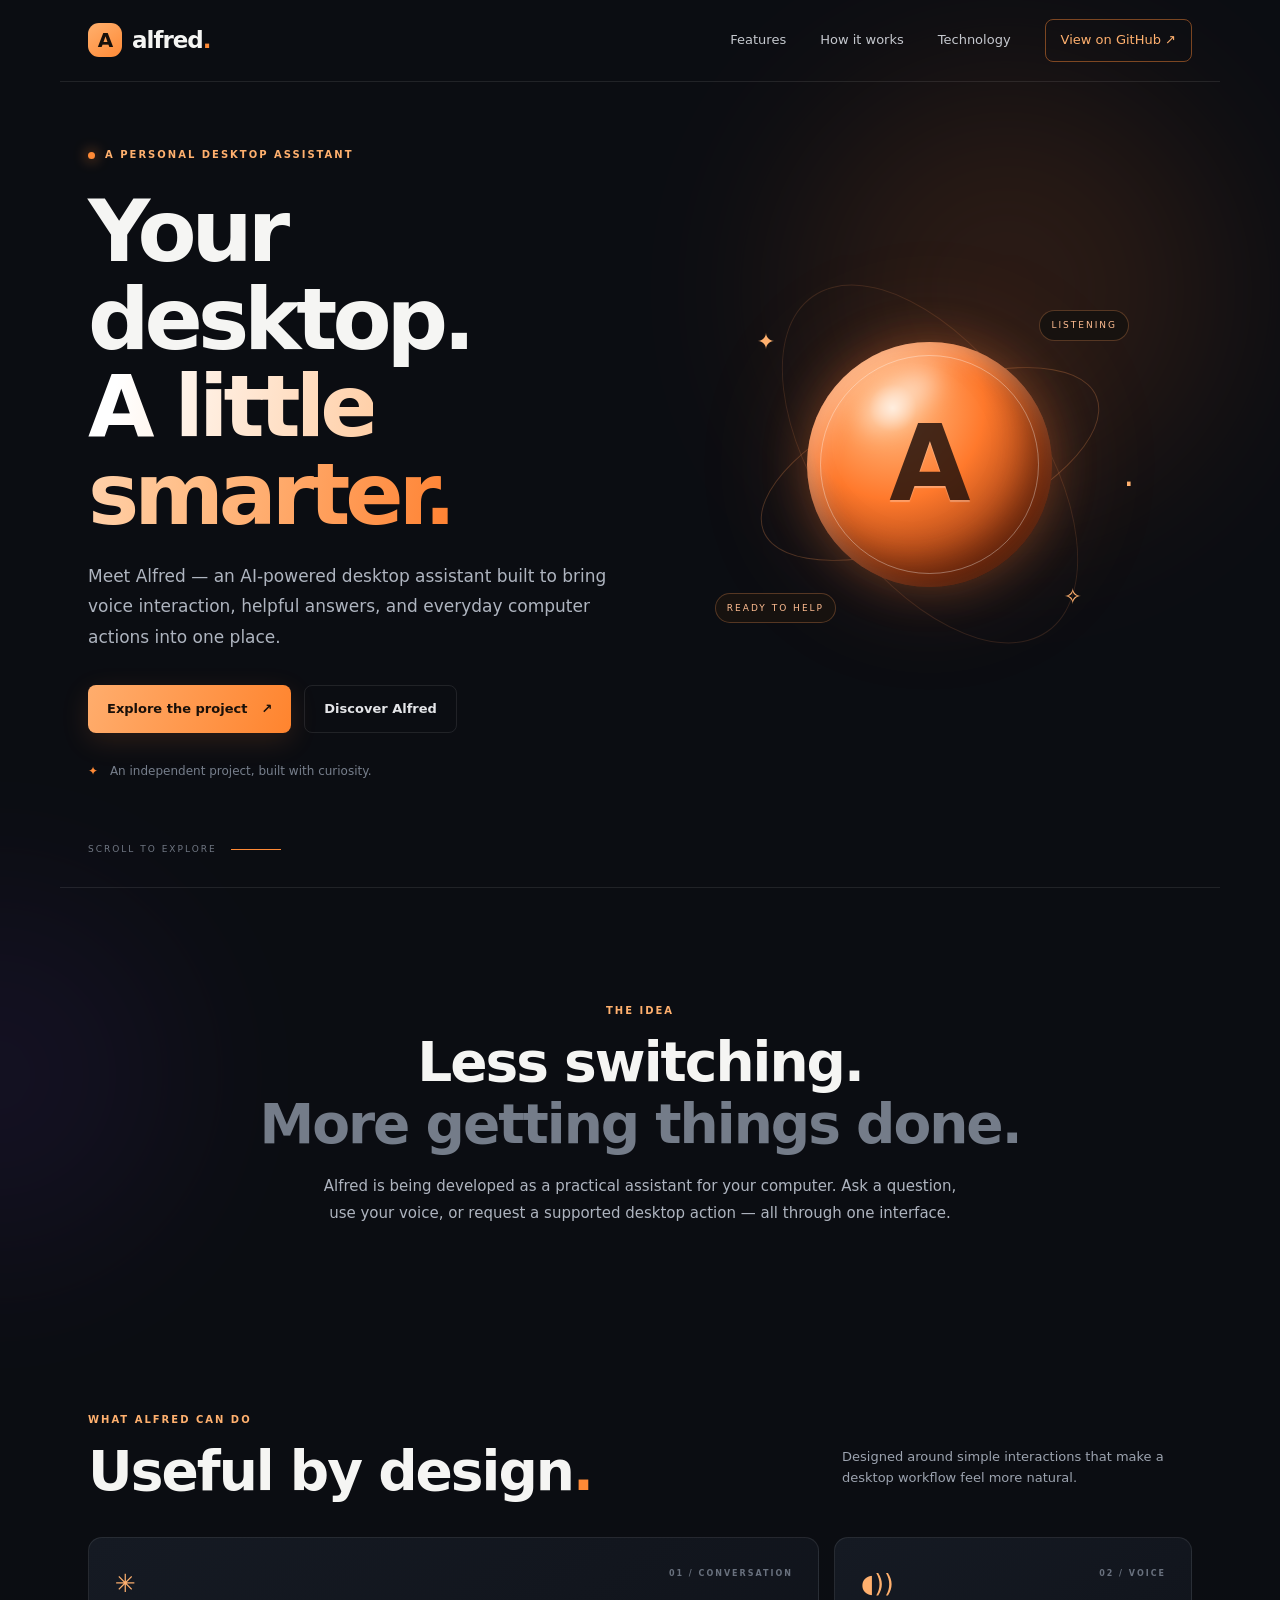
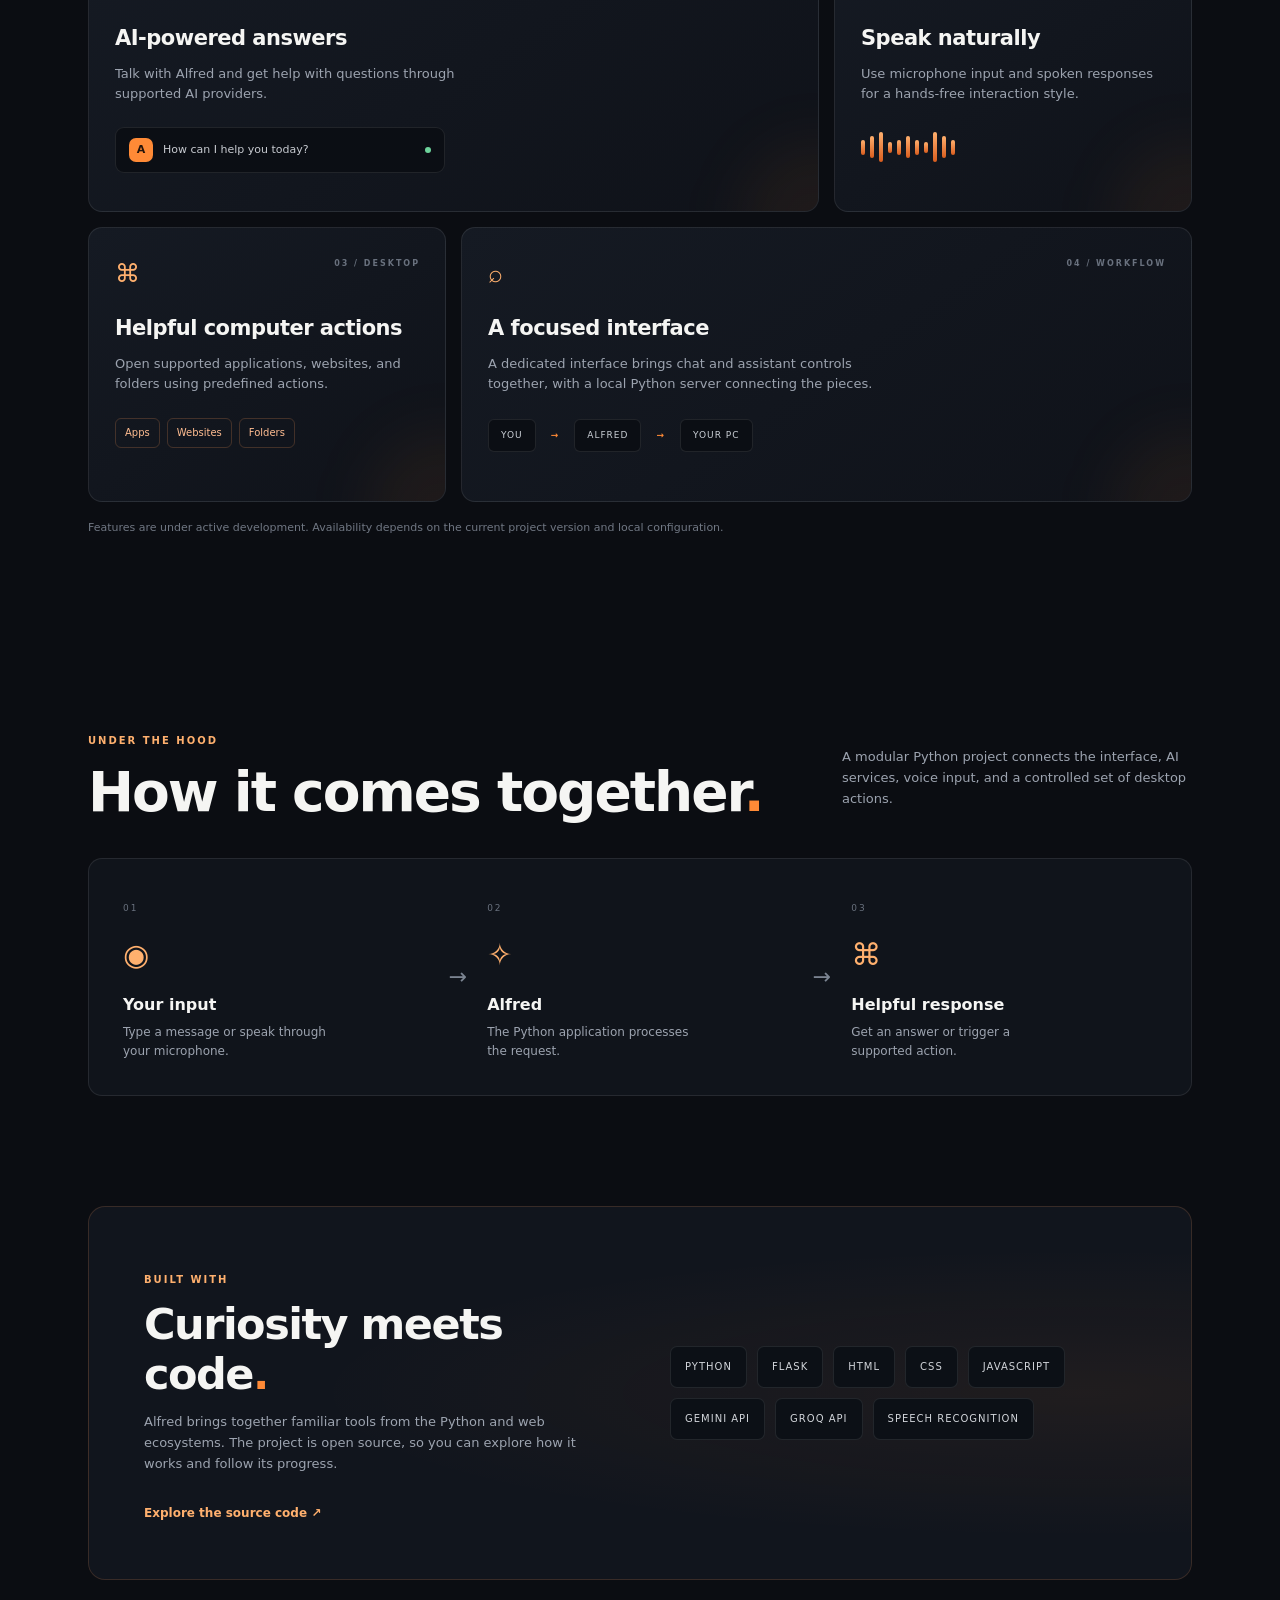
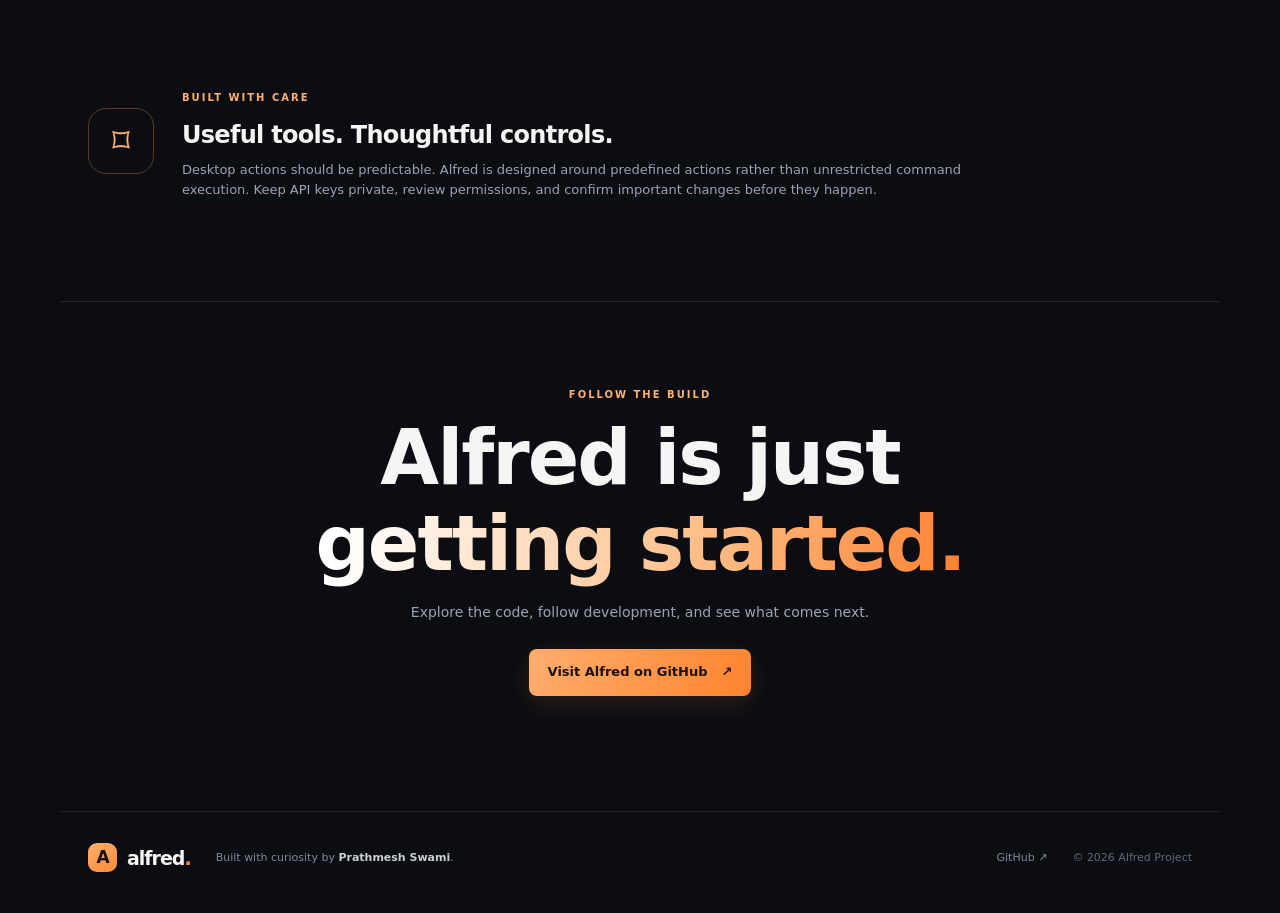
<file: docs/index.html>
<!doctype html>
<html lang="en">
<head>
  <meta charset="utf-8">
  <meta name="viewport" content="width=device-width, initial-scale=1">
  <meta name="theme-color" content="#0b0d12">
  <meta name="description" content="Meet Alfred, an AI-powered desktop assistant built with Python. Explore its voice interface, AI conversations, and controlled desktop actions.">
  <meta property="og:title" content="Alfred — Your AI Desktop Assistant">
  <meta property="og:description" content="A personal desktop assistant built with Python, voice interaction, and carefully controlled computer actions.">
  <meta property="og:type" content="website">
  <meta property="og:url" content="https://prathmesh-swami211.github.io/Alfred-AI-Assistant/">
  <title>Alfred — Your AI Desktop Assistant</title>
  <link rel="icon" href="data:image/svg+xml,%3Csvg xmlns='http://www.w3.org/2000/svg' viewBox='0 0 64 64'%3E%3Crect width='64' height='64' rx='18' fill='%23ff8a36'/%3E%3Cpath d='M32 11 49 49H39l-3-8H27l-3 8H15L32 11Zm0 15-3 8h6l-3-8Z' fill='%230b0d12'/%3E%3C/svg%3E">
  <link rel="stylesheet" href="styles.css">
  <script src="script.js" defer></script>
</head>
<body>
  <div class="ambient ambient-one"></div>
  <div class="ambient ambient-two"></div>
  <header class="site-header">
    <a class="brand" href="#home" aria-label="Alfred home">
      <span class="brand-mark">A</span><span>alfred<span class="brand-dot">.</span></span>
    </a>
    <button class="menu-toggle" aria-label="Toggle navigation" aria-expanded="false">☰</button>
    <nav class="nav-links" aria-label="Main navigation">
      <a href="#features">Features</a>
      <a href="#how-it-works">How it works</a>
      <a href="#technology">Technology</a>
      <a class="nav-cta" href="https://github.com/Prathmesh-Swami211/Alfred-AI-Assistant" target="_blank" rel="noopener noreferrer">View on GitHub <span aria-hidden="true">↗</span></a>
    </nav>
  </header>

  <main>
    <section class="hero section-wrap" id="home">
      <div class="hero-copy">
        <div class="eyebrow"><span class="pulse"></span> A PERSONAL DESKTOP ASSISTANT</div>
        <h1>Your desktop.<br><span class="gradient-text">A little smarter.</span></h1>
        <p class="hero-lede">Meet Alfred — an AI-powered desktop assistant built to bring voice interaction, helpful answers, and everyday computer actions into one place.</p>
        <div class="hero-actions">
          <a class="button button-primary" href="https://github.com/Prathmesh-Swami211/Alfred-AI-Assistant" target="_blank" rel="noopener noreferrer">Explore the project <span aria-hidden="true">↗</span></a>
          <a class="button button-secondary" href="#features">Discover Alfred</a>
        </div>
        <div class="hero-note"><span class="note-icon">✦</span> An independent project, built with curiosity.</div>
      </div>
      <div class="orb-stage" aria-label="Abstract orange Alfred assistant orb illustration">
        <div class="orb-ring ring-one"></div>
        <div class="orb-ring ring-two"></div>
        <div class="orb-core"><div class="orb-shine"></div><div class="orb-letter">A</div></div>
        <span class="orbit-tag tag-top">LISTENING</span>
        <span class="orbit-tag tag-bottom">READY TO HELP</span>
        <span class="spark spark-one">✦</span><span class="spark spark-two">·</span><span class="spark spark-three">✧</span>
      </div>
      <div class="hero-scroll">SCROLL TO EXPLORE <span></span></div>
    </section>

    <section class="intro section-wrap">
      <p class="section-kicker">THE IDEA</p>
      <h2>Less switching.<br><span class="muted">More getting things done.</span></h2>
      <p class="section-description">Alfred is being developed as a practical assistant for your computer. Ask a question, use your voice, or request a supported desktop action — all through one interface.</p>
    </section>

    <section class="features section-wrap" id="features">
      <div class="section-heading">
        <div><p class="section-kicker">WHAT ALFRED CAN DO</p><h2>Useful by design<span class="orange">.</span></h2></div>
        <p>Designed around simple interactions that make a desktop workflow feel more natural.</p>
      </div>
      <div class="feature-grid">
        <article class="feature-card feature-large">
          <div class="feature-icon">✳</div><span class="card-index">01 / CONVERSATION</span>
          <h3>AI-powered answers</h3>
          <p>Talk with Alfred and get help with questions through supported AI providers.</p>
          <div class="mini-chat"><span class="mini-avatar">A</span><span>How can I help you today?</span><i></i></div>
        </article>
        <article class="feature-card">
          <div class="feature-icon">◖))</div><span class="card-index">02 / VOICE</span>
          <h3>Speak naturally</h3>
          <p>Use microphone input and spoken responses for a hands-free interaction style.</p>
          <div class="waveform"><i></i><i></i><i></i><i></i><i></i><i></i><i></i><i></i><i></i><i></i><i></i></div>
        </article>
        <article class="feature-card">
          <div class="feature-icon">⌘</div><span class="card-index">03 / DESKTOP</span>
          <h3>Helpful computer actions</h3>
          <p>Open supported applications, websites, and folders using predefined actions.</p>
          <div class="app-chips"><span>Apps</span><span>Websites</span><span>Folders</span></div>
        </article>
        <article class="feature-card feature-wide">
          <div class="feature-icon">⌕</div><span class="card-index">04 / WORKFLOW</span>
          <h3>A focused interface</h3>
          <p>A dedicated interface brings chat and assistant controls together, with a local Python server connecting the pieces.</p>
          <div class="workflow-line"><span>YOU</span><b>→</b><span>ALFRED</span><b>→</b><span>YOUR PC</span></div>
        </article>
      </div>
      <p class="fine-print">Features are under active development. Availability depends on the current project version and local configuration.</p>
    </section>

    <section class="how section-wrap" id="how-it-works">
      <div class="section-heading">
        <div><p class="section-kicker">UNDER THE HOOD</p><h2>How it comes together<span class="orange">.</span></h2></div>
        <p>A modular Python project connects the interface, AI services, voice input, and a controlled set of desktop actions.</p>
      </div>
      <div class="pipeline">
        <div class="pipeline-step"><span class="step-number">01</span><div class="step-symbol">◉</div><h3>Your input</h3><p>Type a message or speak through your microphone.</p></div>
        <div class="pipeline-arrow">→</div>
        <div class="pipeline-step"><span class="step-number">02</span><div class="step-symbol">✧</div><h3>Alfred</h3><p>The Python application processes the request.</p></div>
        <div class="pipeline-arrow">→</div>
        <div class="pipeline-step"><span class="step-number">03</span><div class="step-symbol">⌘</div><h3>Helpful response</h3><p>Get an answer or trigger a supported action.</p></div>
      </div>
    </section>

    <section class="technology section-wrap" id="technology">
      <div class="tech-panel">
        <div class="tech-copy"><p class="section-kicker">BUILT WITH</p><h2>Curiosity meets code<span class="orange">.</span></h2><p>Alfred brings together familiar tools from the Python and web ecosystems. The project is open source, so you can explore how it works and follow its progress.</p><a class="text-link" href="https://github.com/Prathmesh-Swami211/Alfred-AI-Assistant" target="_blank" rel="noopener noreferrer">Explore the source code <span>↗</span></a></div>
        <div class="tech-stack"><span>PYTHON</span><span>FLASK</span><span>HTML</span><span>CSS</span><span>JAVASCRIPT</span><span>GEMINI API</span><span>GROQ API</span><span>SPEECH RECOGNITION</span></div>
      </div>
    </section>

    <section class="safety section-wrap">
      <div class="safety-symbol">⌑</div>
      <div><p class="section-kicker">BUILT WITH CARE</p><h2>Useful tools. Thoughtful controls.</h2><p>Desktop actions should be predictable. Alfred is designed around predefined actions rather than unrestricted command execution. Keep API keys private, review permissions, and confirm important changes before they happen.</p></div>
    </section>

    <section class="closing section-wrap">
      <p class="section-kicker">FOLLOW THE BUILD</p>
      <h2>Alfred is just<br><span class="gradient-text">getting started.</span></h2>
      <p>Explore the code, follow development, and see what comes next.</p>
      <a class="button button-primary" href="https://github.com/Prathmesh-Swami211/Alfred-AI-Assistant" target="_blank" rel="noopener noreferrer">Visit Alfred on GitHub <span aria-hidden="true">↗</span></a>
    </section>
  </main>

  <footer class="site-footer">
    <a class="brand" href="#home"><span class="brand-mark">A</span><span>alfred<span class="brand-dot">.</span></span></a>
    <p>Built with curiosity by <strong>Prathmesh Swami</strong>.</p>
    <a href="https://github.com/Prathmesh-Swami211/Alfred-AI-Assistant" target="_blank" rel="noopener noreferrer">GitHub ↗</a>
    <span class="copyright">© <span id="year"></span> Alfred Project</span>
  </footer>
</body>
</html>
</file>
<file: docs/styles.css>
:root{--bg:#0b0d12;--panel:#11151d;--panel2:#151a23;--text:#f5f5f3;--muted:#9ca3af;--orange:#ff8a36;--orange2:#ffb06e;--line:rgba(255,255,255,.09);--max:1160px}
*{box-sizing:border-box}html{scroll-behavior:smooth;scroll-padding-top:90px}body{margin:0;background:var(--bg);color:var(--text);font-family:Inter,ui-sans-serif,system-ui,-apple-system,BlinkMacSystemFont,"Segoe UI",sans-serif;line-height:1.6;overflow-x:hidden}a{color:inherit;text-decoration:none}.ambient{position:absolute;z-index:-1;pointer-events:none;border-radius:50%;filter:blur(90px);opacity:.13}.ambient-one{width:420px;height:420px;background:#ff792b;top:80px;right:5%}.ambient-two{width:350px;height:350px;background:#8d4bff;top:900px;left:-180px;opacity:.07}.site-header{height:82px;max-width:var(--max);padding:0 28px;margin:auto;display:flex;align-items:center;justify-content:space-between;border-bottom:1px solid var(--line)}.brand{display:inline-flex;align-items:center;gap:10px;font-size:23px;font-weight:750;letter-spacing:-1px}.brand-mark{display:grid;place-items:center;width:34px;height:34px;border-radius:11px;background:linear-gradient(145deg,var(--orange2),var(--orange));color:#17100b;font-weight:900;font-size:20px}.brand-dot,.orange{color:var(--orange)}.nav-links{display:flex;align-items:center;gap:34px;color:#c5c8ce;font-size:13px}.nav-links a:hover,.site-footer a:hover{color:var(--orange2)}.nav-links .nav-cta{padding:10px 15px;border:1px solid rgba(255,138,54,.45);border-radius:8px;color:var(--orange2)}.menu-toggle{display:none;background:none;color:white;border:0;font-size:25px}.section-wrap{max-width:var(--max);margin:0 auto;padding-left:28px;padding-right:28px}.hero{min-height:650px;display:grid;grid-template-columns:1.05fr .95fr;align-items:center;position:relative;padding-top:65px;padding-bottom:105px}.hero-copy{max-width:610px}.eyebrow,.section-kicker,.card-index{font-size:10px;letter-spacing:2px;font-weight:750;color:var(--orange2)}.eyebrow{display:flex;align-items:center;gap:10px}.pulse{width:7px;height:7px;border-radius:50%;background:var(--orange);box-shadow:0 0 14px var(--orange)}h1{font-size:clamp(54px,7vw,86px);line-height:1.02;letter-spacing:-5px;margin:25px 0 22px;font-weight:780}.gradient-text{background:linear-gradient(100deg,#fff 5%,#ffbd86 60%,#ff8131);-webkit-background-clip:text;background-clip:text;color:transparent}.hero-lede,.section-description{font-size:17px;color:#aeb4bf;max-width:550px;line-height:1.8}.hero-actions{display:flex;gap:13px;margin-top:32px;flex-wrap:wrap}.button{display:inline-flex;align-items:center;gap:14px;padding:13px 19px;border-radius:8px;font-size:13px;font-weight:700;transition:transform .2s,background .2s}.button:hover{transform:translateY(-2px)}.button-primary{background:linear-gradient(110deg,#ffad6d,#ff842e);color:#1a1009;box-shadow:0 8px 28px #ff8a3624}.button-secondary{border:1px solid var(--line);color:#e4e5e8}.hero-note{margin-top:29px;color:#777f8c;font-size:12px}.note-icon{color:var(--orange);margin-right:8px}.orb-stage{height:440px;display:grid;place-items:center;position:relative}.orb-core{width:245px;height:245px;border-radius:50%;display:grid;place-items:center;position:relative;background:radial-gradient(circle at 35% 27%,#ffe1c7 0,#ffad70 10%,#ff792c 38%,#9b3c13 72%,#31170f 100%);box-shadow:0 0 45px #ff7b374f,0 0 120px #ff7b3729,inset -18px -22px 35px #3413088c,inset 10px 12px 24px #fff5;animation:float 5s ease-in-out infinite}.orb-core:after{content:"";position:absolute;inset:13px;border:1px solid #fff5;border-radius:50%}.orb-letter{font-size:105px;font-weight:800;color:#27140d;text-shadow:0 2px 1px #fff5;opacity:.86}.orb-shine{position:absolute;width:90px;height:35px;top:39px;left:48px;border-radius:50%;background:#fff8;filter:blur(13px);transform:rotate(-35deg)}.orb-ring{position:absolute;border:1px solid #ff9a5a40;border-radius:50%;transform:rotate(-22deg)}.ring-one{width:360px;height:150px}.ring-two{width:410px;height:220px;transform:rotate(55deg);border-color:#ff9a5a25}.orbit-tag{position:absolute;font-size:9px;letter-spacing:2px;color:#ffbd91;border:1px solid #ff9a5a45;background:#17120f;padding:7px 11px;border-radius:30px}.tag-top{top:66px;right:12%}.tag-bottom{bottom:61px;left:9%}.spark{position:absolute;color:var(--orange2)}.spark-one{top:80px;left:17%;font-size:22px}.spark-two{right:11%;top:48%;font-size:35px}.spark-three{bottom:70px;right:21%;font-size:22px}.hero-scroll{position:absolute;bottom:30px;left:28px;font-size:9px;letter-spacing:2px;color:#707783;display:flex;align-items:center;gap:14px}.hero-scroll span{height:1px;width:50px;background:var(--orange)}
.intro{padding-top:105px;padding-bottom:110px;text-align:center;border-top:1px solid var(--line)}.intro h2,.section-heading h2,.closing h2{font-size:clamp(36px,5vw,55px);line-height:1.13;letter-spacing:-2px;margin:12px 0 18px}.muted{color:#747c89}.intro .section-description{margin:0 auto;max-width:650px;font-size:15px}.features,.how{padding-top:65px;padding-bottom:110px}.section-heading{display:flex;justify-content:space-between;align-items:end;gap:40px;margin-bottom:35px}.section-heading h2{margin-bottom:0}.section-heading>p{max-width:350px;color:var(--muted);font-size:13px}.feature-grid{display:grid;grid-template-columns:1fr 1fr 1fr;gap:15px}.feature-card{position:relative;min-height:275px;padding:26px;border:1px solid var(--line);border-radius:14px;background:linear-gradient(145deg,#151a23,#0f1219);overflow:hidden}.feature-card:after{content:"";position:absolute;width:160px;height:160px;border-radius:50%;background:#ff8a3610;filter:blur(30px);right:-80px;bottom:-90px}.feature-large{grid-column:span 2}.feature-wide{grid-column:span 2}.feature-icon{font-size:25px;color:var(--orange2);margin-bottom:18px}.card-index{position:absolute;top:30px;right:25px;color:#69717e;font-size:8px}.feature-card h3{font-size:21px;letter-spacing:-.5px;margin:0 0 8px}.feature-card p{font-size:13px;color:var(--muted);max-width:390px;margin:0}.mini-chat{display:flex;align-items:center;gap:10px;background:#0b0e14;border:1px solid var(--line);border-radius:9px;padding:10px 13px;margin-top:22px;font-size:11px;color:#c8cbd1;max-width:330px}.mini-avatar{display:grid;place-items:center;width:24px;height:24px;background:var(--orange);color:#24140b;border-radius:7px;font-weight:900}.mini-chat i{width:6px;height:6px;border-radius:50%;background:#6dd39b;margin-left:auto}.waveform{height:40px;display:flex;align-items:center;gap:5px;margin-top:22px}.waveform i{width:4px;height:var(--h,15px);border-radius:5px;background:linear-gradient(var(--orange2),#d95d1e)}.waveform i:nth-child(3n){height:30px}.waveform i:nth-child(2n){height:22px}.waveform i:nth-child(4n){height:11px}.app-chips{display:flex;gap:7px;margin-top:23px;flex-wrap:wrap}.app-chips span{font-size:10px;color:#ffbd91;border:1px solid #ff9a5a35;padding:6px 9px;border-radius:6px}.workflow-line{display:flex;align-items:center;gap:15px;margin-top:24px;font-size:9px;letter-spacing:1px;color:#cbd0d7}.workflow-line span{padding:8px 12px;background:#0b0e14;border:1px solid var(--line);border-radius:6px}.workflow-line b{color:var(--orange)}.fine-print{font-size:11px;color:#707783;margin-top:17px}
.pipeline{display:grid;grid-template-columns:1fr auto 1fr auto 1fr;align-items:center;gap:20px;padding:34px;border:1px solid var(--line);border-radius:14px;background:#10141b}.pipeline-step{position:relative}.step-number{font-size:9px;letter-spacing:2px;color:#69717e}.step-symbol{font-size:30px;color:var(--orange2);margin:13px 0}.pipeline-step h3{font-size:16px;margin:0 0 5px}.pipeline-step p{font-size:12px;color:var(--muted);margin:0;max-width:220px}.pipeline-arrow{font-size:22px;color:#7b8491}.tech-panel{display:grid;grid-template-columns:1fr 1fr;gap:60px;align-items:center;padding:55px;border:1px solid #ff9a5a2a;border-radius:17px;background:radial-gradient(ellipse at 90% 50%,#ff8a3610,transparent 55%),#11151d}.tech-copy h2{font-size:clamp(30px,4vw,43px);line-height:1.15;letter-spacing:-1.5px;margin:12px 0}.tech-copy>p:not(.section-kicker){font-size:13px;color:var(--muted);max-width:470px}.text-link{display:inline-block;color:var(--orange2);font-size:12px;font-weight:700;margin-top:16px}.tech-stack{display:flex;gap:10px;flex-wrap:wrap}.tech-stack span{font-size:10px;letter-spacing:1px;color:#d2d5da;padding:12px 14px;border:1px solid var(--line);background:#0c1016;border-radius:7px}.safety{display:flex;align-items:center;gap:28px;padding-top:100px;padding-bottom:100px}.safety-symbol{flex:0 0 66px;height:66px;display:grid;place-items:center;border:1px solid #ff9a5a50;border-radius:18px;color:var(--orange2);font-size:35px}.safety h2{font-size:24px;letter-spacing:-.7px;margin:5px 0}.safety p:last-child{font-size:13px;color:var(--muted);max-width:800px;margin:0}.closing{text-align:center;padding-top:75px;padding-bottom:115px;border-top:1px solid var(--line)}.closing h2{font-size:clamp(48px,7vw,76px);margin:12px 0}.closing>p:not(.section-kicker){color:var(--muted);font-size:14px;margin-bottom:26px}.site-footer{max-width:var(--max);margin:auto;padding:26px 28px 35px;border-top:1px solid var(--line);display:flex;align-items:center;gap:25px;color:#818996;font-size:11px}.site-footer .brand{color:var(--text);font-size:19px}.site-footer .brand-mark{width:29px;height:29px;font-size:17px;border-radius:9px}.site-footer p{margin-right:auto}.site-footer strong{color:#cbd0d7}.copyright{color:#626a76}
@keyframes float{0%,100%{transform:translateY(0)}50%{transform:translateY(-12px)}}
@media(max-width:800px){.nav-links{gap:17px}.hero{min-height:590px}.orb-core{width:205px;height:205px}.orb-letter{font-size:85px}.ring-one{width:300px}.ring-two{width:340px}.feature-grid{grid-template-columns:1fr 1fr}.feature-large,.feature-wide{grid-column:span 2}.section-heading{align-items:start;flex-direction:column;gap:10px}.tech-panel{padding:35px;gap:35px}}
@media(max-width:620px){.site-header{height:70px;padding:0 20px}.menu-toggle{display:block}.nav-links{display:none;position:absolute;z-index:5;top:69px;left:0;right:0;padding:18px 22px 22px;background:#11151d;border-bottom:1px solid var(--line);flex-direction:column;align-items:stretch;gap:15px}.nav-links.open{display:flex}.nav-links .nav-cta{text-align:center}.section-wrap{padding-left:20px;padding-right:20px}.hero{grid-template-columns:1fr;padding-top:75px;padding-bottom:85px;min-height:0}.hero-copy{position:relative;z-index:1}h1{font-size:59px;letter-spacing:-3.5px}.hero-lede{font-size:15px}.orb-stage{height:340px;margin-top:12px}.orb-core{width:180px;height:180px}.orb-letter{font-size:75px}.ring-one{width:285px;height:120px}.ring-two{width:310px;height:170px}.tag-top{right:6%;top:40px}.tag-bottom{bottom:38px;left:3%}.hero-scroll{left:20px;bottom:24px}.intro{padding-top:75px;padding-bottom:80px}.features,.how{padding-top:40px;padding-bottom:75px}.feature-grid{grid-template-columns:1fr}.feature-large,.feature-wide{grid-column:auto}.feature-card{min-height:245px}.pipeline{grid-template-columns:1fr;gap:15px;padding:25px}.pipeline-arrow{transform:rotate(90deg);justify-self:center}.pipeline-step{display:grid;grid-template-columns:45px 1fr;column-gap:12px}.pipeline-step .step-number{grid-column:1/-1}.pipeline-step .step-symbol{grid-row:2/4;margin:8px 0}.pipeline-step h3{align-self:end}.pipeline-step p{max-width:none}.tech-panel{grid-template-columns:1fr;padding:27px;gap:28px}.safety{align-items:flex-start;padding-top:75px;padding-bottom:75px;gap:17px}.safety-symbol{flex-basis:48px;height:48px;font-size:27px}.safety h2{font-size:20px}.closing{padding-top:65px;padding-bottom:85px}.site-footer{padding:24px 20px;flex-wrap:wrap;gap:13px}.site-footer p{width:calc(100% - 10px);order:3;margin:0}.copyright{margin-left:auto}}
@media(prefers-reduced-motion:reduce){*,*::before,*::after{scroll-behavior:auto!important;animation:none!important;transition:none!important}}
</file>
